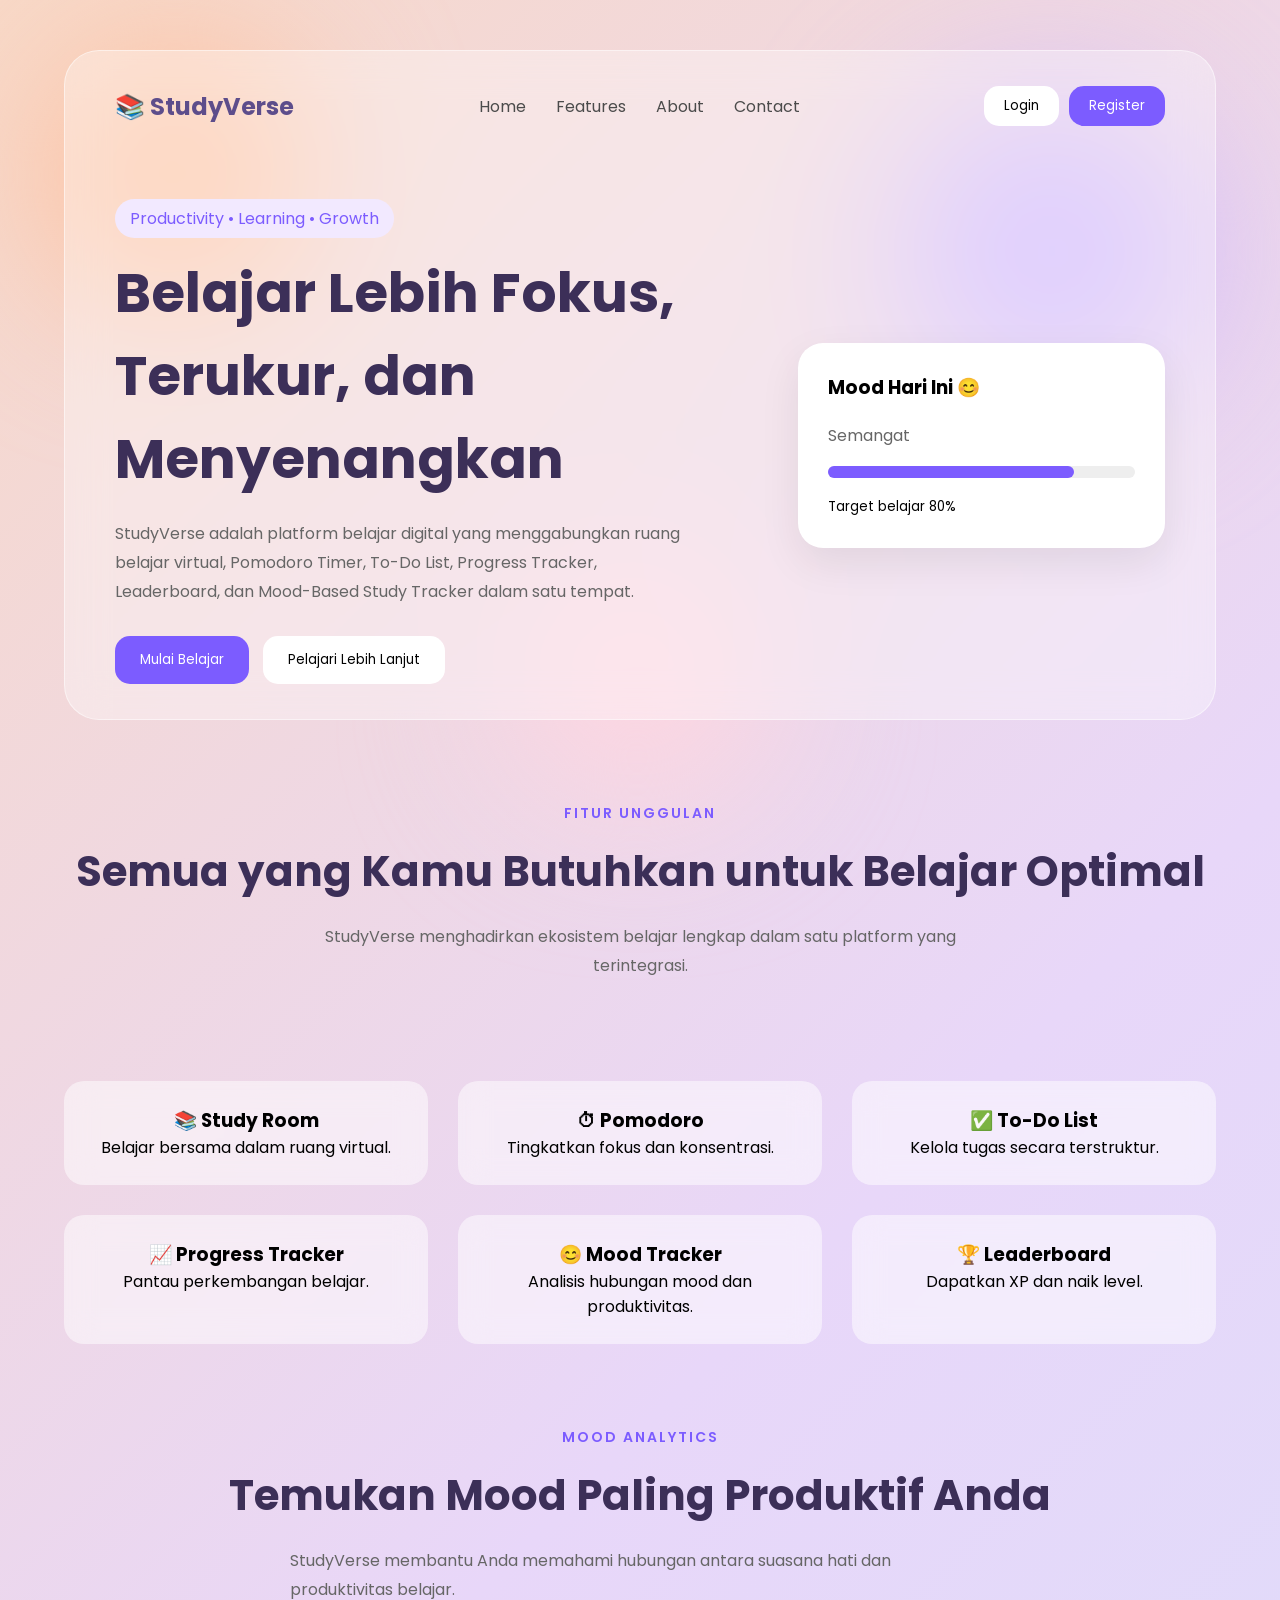
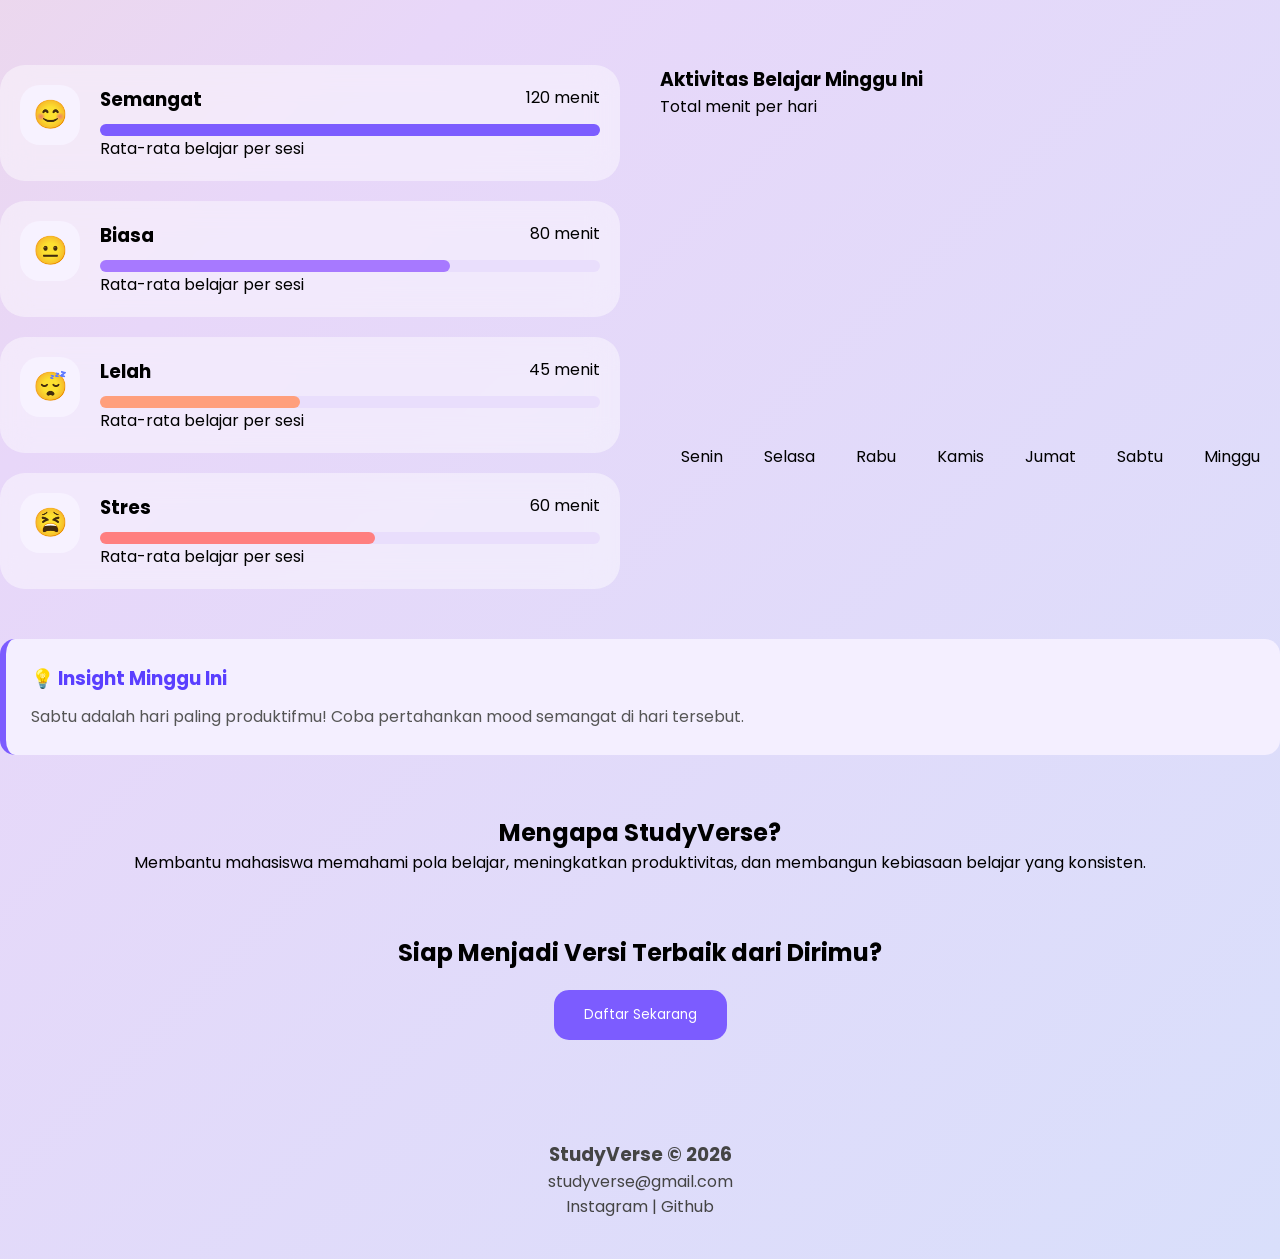
<file: project-StudyVerse/index.html>
<!DOCTYPE html>
<html lang="id">
<head>
<meta charset="UTF-8">
<meta name="viewport" content="width=device-width, initial-scale=1.0">

<title>StudyVerse</title>

<link rel="stylesheet" href="assets/css/style.css">

<link rel="preconnect" href="https://fonts.googleapis.com">
<link href="https://fonts.googleapis.com/css2?family=Poppins:wght@300;400;500;600;700&display=swap" rel="stylesheet">
</head>

<body>

<div class="background-circle circle-1"></div>
<div class="background-circle circle-2"></div>
<div class="background-circle circle-3"></div>

<div class="container">

    <nav class="navbar">

        <div class="logo">
            📚 StudyVerse
        </div>

        <ul>
            <li><a href="#">Home</a></li>
            <li><a href="#features">Features</a></li>
            <li><a href="#about">About</a></li>
            <li><a href="#contact">Contact</a></li>
        </ul>

        <div class="nav-btn">

            <a href="pages/login.html">
                <button class="login-btn">
                    Login
                </button>
            </a>

            <a href="pages/register.html">
                <button class="register-btn">
                    Register
                </button>
            </a>

        </div>

    </nav>

    <section class="hero">

        <div class="hero-content">

            <span class="tag">
                Productivity • Learning • Growth
            </span>

            <h1>
                Belajar Lebih Fokus,
                Terukur, dan
                Menyenangkan
            </h1>

            <p>
                StudyVerse adalah platform belajar digital yang
                menggabungkan ruang belajar virtual,
                Pomodoro Timer, To-Do List,
                Progress Tracker, Leaderboard,
                dan Mood-Based Study Tracker
                dalam satu tempat.
            </p>

            <div class="hero-buttons">

                <button class="primary-btn">
                    Mulai Belajar
                </button>

                <button class="secondary-btn">
                    Pelajari Lebih Lanjut
                </button>

            </div>

        </div>

        <div class="hero-image">

            <div class="study-card">

                <h3>Mood Hari Ini 😊</h3>

                <p>Semangat</p>

                <div class="progress-bar">
                    <div class="progress"></div>
                </div>

                <small>Target belajar 80%</small>

            </div>

        </div>

    </section>

</div>

<section class="features" id="features">

    <span class="section-tag">
        FITUR UNGGULAN
    </span>

    <h2 class="section-title">
        Semua yang Kamu Butuhkan
        untuk Belajar Optimal
    </h2>

    <p class="section-description">
        StudyVerse menghadirkan ekosistem belajar lengkap
        dalam satu platform yang terintegrasi.
    </p>

    <div class="feature-grid">

        <!-- cards -->

    </div>

    <div class="feature-grid">

        <div class="card">
            <h3>📚 Study Room</h3>
            <p>Belajar bersama dalam ruang virtual.</p>
        </div>

        <div class="card">
            <h3>⏱ Pomodoro</h3>
            <p>Tingkatkan fokus dan konsentrasi.</p>
        </div>

        <div class="card">
            <h3>✅ To-Do List</h3>
            <p>Kelola tugas secara terstruktur.</p>
        </div>

        <div class="card">
            <h3>📈 Progress Tracker</h3>
            <p>Pantau perkembangan belajar.</p>
        </div>

        <div class="card">
            <h3>😊 Mood Tracker</h3>
            <p>Analisis hubungan mood dan produktivitas.</p>
        </div>

        <div class="card">
            <h3>🏆 Leaderboard</h3>
            <p>Dapatkan XP dan naik level.</p>
        </div>

    </div>

</section>

<section class="analytics-wrapper">

    <div style="text-align:center;">
        <span class="section-tag">
            MOOD ANALYTICS
        </span>
    </div>

    <h2 class="section-title">
        Temukan Mood Paling Produktif Anda
    </h2>

    <p class="section-description">
        StudyVerse membantu Anda memahami hubungan antara suasana hati dan produktivitas belajar.
    </p>

    <div class="analytics-container">

        <!-- LEFT -->
        <div class="mood-column">

            <div class="mood-row">
                <div class="mood-icon">😊</div>

                <div class="mood-content">
                    <div class="mood-header">
                        <h3>Semangat</h3>
                        <span>120 menit</span>
                    </div>

                    <div class="bar-bg">
                        <div class="bar-fill semangat"></div>
                    </div>

                    <p>Rata-rata belajar per sesi</p>
                </div>
            </div>

            <div class="mood-row">
                <div class="mood-icon">😐</div>

                <div class="mood-content">
                    <div class="mood-header">
                        <h3>Biasa</h3>
                        <span>80 menit</span>
                    </div>

                    <div class="bar-bg">
                        <div class="bar-fill biasa"></div>
                    </div>

                    <p>Rata-rata belajar per sesi</p>
                </div>
            </div>

            <div class="mood-row">
                <div class="mood-icon">😴</div>

                <div class="mood-content">
                    <div class="mood-header">
                        <h3>Lelah</h3>
                        <span>45 menit</span>
                    </div>

                    <div class="bar-bg">
                        <div class="bar-fill lelah"></div>
                    </div>

                    <p>Rata-rata belajar per sesi</p>
                </div>
            </div>

            <div class="mood-row">
                <div class="mood-icon">😫</div>

                <div class="mood-content">
                    <div class="mood-header">
                        <h3>Stres</h3>
                        <span>60 menit</span>
                    </div>

                    <div class="bar-bg">
                        <div class="bar-fill stres"></div>
                    </div>

                    <p>Rata-rata belajar per sesi</p>
                </div>
            </div>

        </div>

        <!-- RIGHT -->
        <div class="chart-panel">

            <h3>Aktivitas Belajar Minggu Ini</h3>
            <p>Total menit per hari</p>

            <div class="chart">

                <div class="chart-bar h120"><span>Senin</span></div>
                <div class="chart-bar h90"><span>Selasa</span></div>
                <div class="chart-bar h150"><span>Rabu</span></div>
                <div class="chart-bar h70"><span>Kamis</span></div>
                <div class="chart-bar h130"><span>Jumat</span></div>
                <div class="chart-bar h170 active"><span>Sabtu</span></div>
                <div class="chart-bar h60"><span>Minggu</span></div>

            </div>

        </div>

    </div>

</section>

<div class="insight-card">

    <h3>💡 Insight Minggu Ini</h3>

    <p>
        Sabtu adalah hari paling produktifmu!
        Coba pertahankan mood semangat
        di hari tersebut.
    </p>

</div>

<section class="about" id="about">

    <h2>Mengapa StudyVerse?</h2>

    <p>
        Membantu mahasiswa memahami pola belajar,
        meningkatkan produktivitas,
        dan membangun kebiasaan belajar yang konsisten.
    </p>

</section>

<section class="cta">

    <h2>Siap Menjadi Versi Terbaik dari Dirimu?</h2>

    <button>
        Daftar Sekarang
    </button>

</section>

<footer id="contact">

    <h3>StudyVerse © 2026</h3>

    <p>studyverse@gmail.com</p>

    <p>Instagram | Github</p>

</footer>

</body>
</html>
</file>
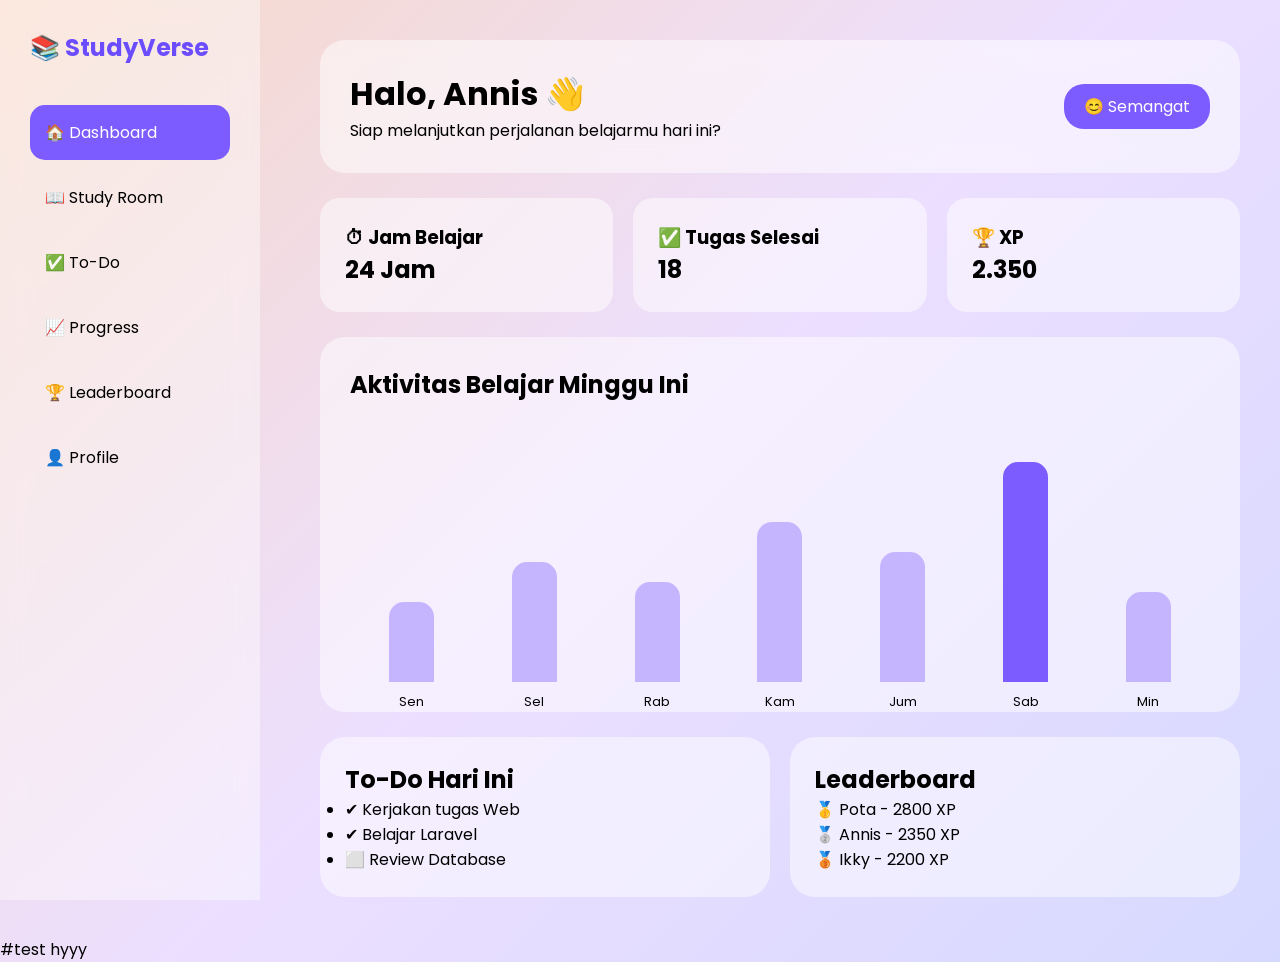
<file: project-StudyVerse/pages/dashboard.html>
<!DOCTYPE html>
<html lang="id">
<head>
<meta charset="UTF-8">
<meta name="viewport" content="width=device-width, initial-scale=1.0">

<title>Dashboard - StudyVerse</title>

<link rel="stylesheet" href="../assets/css/dashboard.css">

<link href="https://fonts.googleapis.com/css2?family=Poppins:wght@300;400;500;600;700&display=swap" rel="stylesheet">
</head>

<body>

<div class="dashboard-container">

    <aside class="sidebar">

        <h2>📚 StudyVerse</h2>

        <ul>

            <li class="active">🏠 Dashboard</li>

            <li>📖 Study Room</li>

            <li>✅ To-Do</li>

            <li>📈 Progress</li>

            <li>🏆 Leaderboard</li>

            <li>👤 Profile</li>

        </ul>

    </aside>

    <main class="content">

        <div class="welcome-card">

            <div>

                <h1>Halo, Annis 👋</h1>

                <p>
                    Siap melanjutkan perjalanan belajarmu hari ini?
                </p>

            </div>

            <div class="mood-badge">

                😊 Semangat

            </div>

        </div>

        <div class="stats-grid">

            <div class="stat-card">

                <h3>⏱ Jam Belajar</h3>

                <h2>24 Jam</h2>

            </div>

            <div class="stat-card">

                <h3>✅ Tugas Selesai</h3>

                <h2>18</h2>

            </div>

            <div class="stat-card">

                <h3>🏆 XP</h3>

                <h2>2.350</h2>

            </div>

        </div>

        <div class="activity-card">

            <h2>Aktivitas Belajar Minggu Ini</h2>

            <div class="bars">

                <div class="bar" style="height:80px">
                    <span>Sen</span>
                </div>

                <div class="bar" style="height:120px">
                    <span>Sel</span>
                </div>

                <div class="bar" style="height:100px">
                    <span>Rab</span>
                </div>

                <div class="bar" style="height:160px">
                    <span>Kam</span>
                </div>

                <div class="bar" style="height:130px">
                    <span>Jum</span>
                </div>

                <div class="bar active" style="height:220px">
                    <span>Sab</span>
                </div>

                <div class="bar" style="height:90px">
                    <span>Min</span>
                </div>

            </div>

        </div>

        <div class="bottom-grid">

            <div class="todo-card">

                <h2>To-Do Hari Ini</h2>

                <ul>

                    <li>✔ Kerjakan tugas Web</li>

                    <li>✔ Belajar Laravel</li>

                    <li>⬜ Review Database</li>

                </ul>

            </div>

            <div class="leader-card">

                <h2>Leaderboard</h2>

                <p>🥇 Pota - 2800 XP</p>
                <p>🥈 Annis - 2350 XP</p>
                <p>🥉 Ikky - 2200 XP</p>

            </div>

        </div>

    </main>
   
</div>

</body>
</html>
#test hyyy
</file>
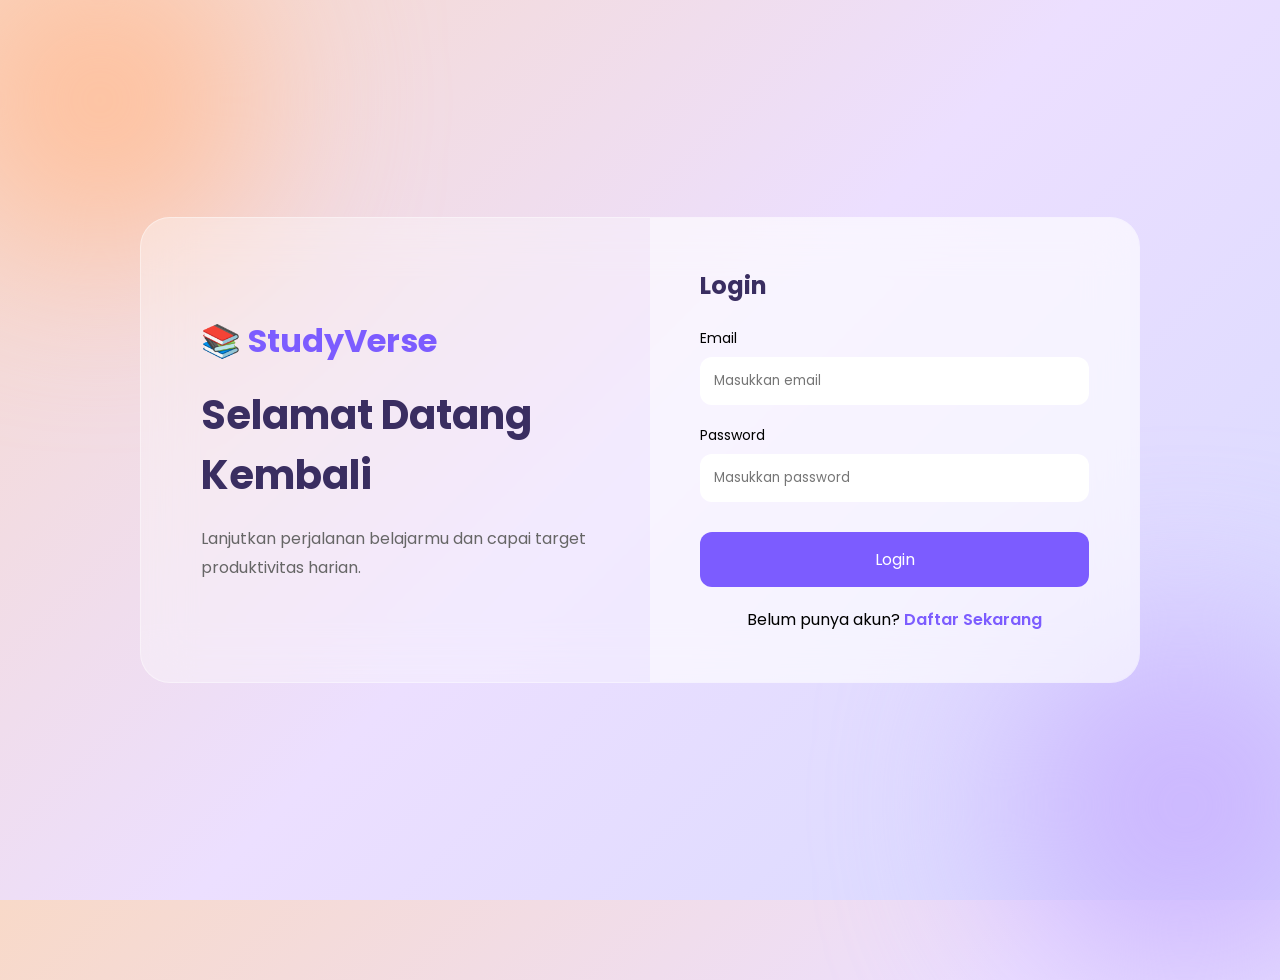
<file: project-StudyVerse/pages/login.html>
<!DOCTYPE html>
<html lang="id">
<head>
<meta charset="UTF-8">
<meta name="viewport" content="width=device-width, initial-scale=1.0">

<title>Login - StudyVerse</title>

<link rel="stylesheet" href="../assets/css/auth.css">

<link href="https://fonts.googleapis.com/css2?family=Poppins:wght@300;400;500;600;700&display=swap" rel="stylesheet">
</head>

<body>

<div class="bg-circle circle1"></div>
<div class="bg-circle circle2"></div>

<div class="auth-container">

    <div class="auth-left">

        <h1>📚 StudyVerse</h1>

        <h2>
            Selamat Datang Kembali
        </h2>

        <p>
            Lanjutkan perjalanan belajarmu dan capai target produktivitas harian.
        </p>

    </div>

    <div class="auth-right">

        <h2>Login</h2>

        <form>

            <div class="input-group">
                <label>Email</label>
                <input type="email" placeholder="Masukkan email">
            </div>

            <div class="input-group">
                <label>Password</label>
                <input type="password" placeholder="Masukkan password">
            </div>

            <button type="submit" class="btn-primary">
                Login
            </button>

        </form>

        <p class="auth-link">
            Belum punya akun?
            <a href="register.html">Daftar Sekarang</a>
        </p>

    </div>

</div>

</body>
</html>
</file>
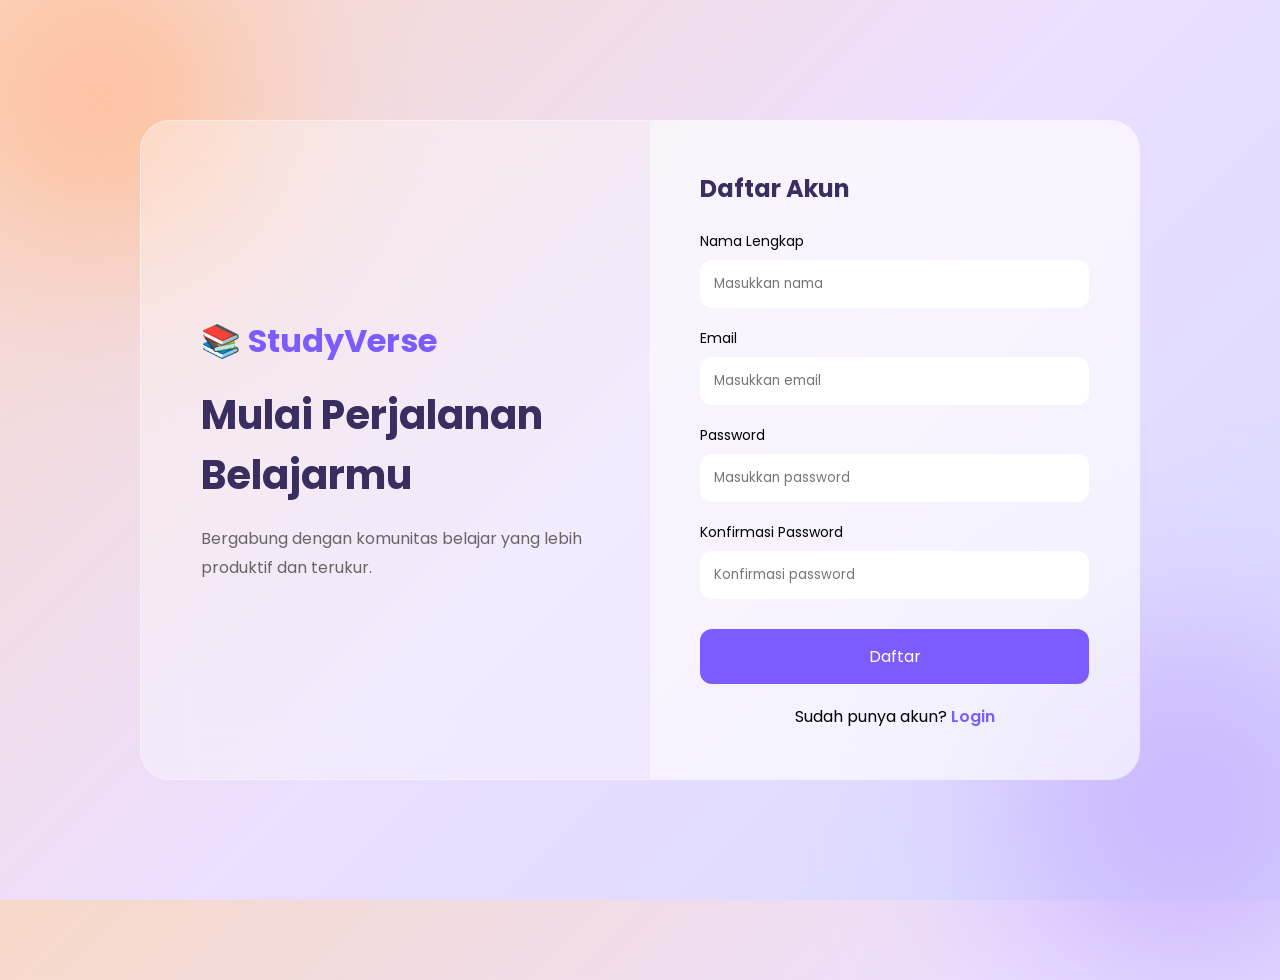
<file: project-StudyVerse/pages/register.html>
<!DOCTYPE html>
<html lang="id">
<head>
<meta charset="UTF-8">
<meta name="viewport" content="width=device-width, initial-scale=1.0">

<title>Register - StudyVerse</title>

<link rel="stylesheet" href="../assets/css/auth.css">

<link href="https://fonts.googleapis.com/css2?family=Poppins:wght@300;400;500;600;700&display=swap" rel="stylesheet">
</head>

<body>

<div class="bg-circle circle1"></div>
<div class="bg-circle circle2"></div>

<div class="auth-container">

    <div class="auth-left">

        <h1>📚 StudyVerse</h1>

        <h2>
            Mulai Perjalanan Belajarmu
        </h2>

        <p>
            Bergabung dengan komunitas belajar yang lebih produktif dan terukur.
        </p>

    </div>

    <div class="auth-right">

        <h2>Daftar Akun</h2>

        <form>

            <div class="input-group">
                <label>Nama Lengkap</label>
                <input type="text" placeholder="Masukkan nama">
            </div>

            <div class="input-group">
                <label>Email</label>
                <input type="email" placeholder="Masukkan email">
            </div>

            <div class="input-group">
                <label>Password</label>
                <input type="password" placeholder="Masukkan password">
            </div>

            <div class="input-group">
                <label>Konfirmasi Password</label>
                <input type="password" placeholder="Konfirmasi password">
            </div>

            <button type="submit" class="btn-primary">
                Daftar
            </button>

        </form>

        <p class="auth-link">
            Sudah punya akun?
            <a href="login.html">Login</a>
        </p>

    </div>

</div>

</body>
</html>
</file>
<file: project-StudyVerse/assets/css/style.css>
*{
    margin:0;
    padding:0;
    box-sizing:border-box;
    font-family:'Poppins',sans-serif;
}

body{
    background:linear-gradient(
    135deg,
    #f8d9c8,
    #e8d7f9,
    #d9dffb
    );
    min-height:100vh;
    overflow-x:hidden;
}

.background-circle{
    position:fixed;
    border-radius:50%;
    filter:blur(80px);
    z-index:-1;
}

.circle-1{
    width:250px;
    height:250px;
    background:#ffbe98;
    top:50px;
    left:50px;
}

.circle-2{
    width:300px;
    height:300px;
    background:#cdb4ff;
    right:80px;
    top:100px;
}

.circle-3{
    width:250px;
    height:250px;
    background:#ffd6e0;
    bottom:100px;
    left:40%;
}

.container{
    width:90%;
    max-width:1200px;
    margin:50px auto;
    background:rgba(255,255,255,.35);
    backdrop-filter:blur(20px);
    border-radius:35px;
    padding:35px 50px;
    border:1px solid rgba(255,255,255,.5);
}

.navbar{
    display:flex;
    justify-content:space-between;
    align-items:center;
}

.logo{
    font-size:24px;
    font-weight:700;
    color:#5d4d8b;
}

.navbar ul{
    display:flex;
    gap:30px;
    list-style:none;
}

.navbar a{
    text-decoration:none;
    color:#4b4b4b;
}

.nav-btn{
    display:flex;
    gap:10px;
}

.login-btn,
.register-btn{
    border:none;
    border-radius:15px;
    padding:10px 20px;
    cursor:pointer;
}

.login-btn{
    background:white;
}

.register-btn{
    background:#7c5cff;
    color:white;
}

.hero{
    display:flex;
    justify-content:space-between;
    align-items:center;
    margin-top:80px;
}

.hero-content{
    width:55%;
}

.tag{
    background:#f2e9ff;
    color:#7c5cff;
    padding:8px 15px;
    border-radius:20px;
}

.hero h1{
    font-size:55px;
    margin-top:20px;
    color:#3c2f58;
}

.hero p{
    margin-top:20px;
    line-height:1.8;
    color:#666;
}

.hero-buttons{
    margin-top:30px;
}

.primary-btn{
    background:#7c5cff;
    color:white;
    border:none;
    border-radius:15px;
    padding:14px 25px;
}

.secondary-btn{
    background:white;
    border:none;
    border-radius:15px;
    padding:14px 25px;
    margin-left:10px;
}

.hero-image{
    width:35%;
}

.study-card{
    background:white;
    border-radius:25px;
    padding:30px;
    box-shadow:0 15px 40px rgba(0,0,0,.08);
}

.progress-bar{
    width:100%;
    height:12px;
    background:#eee;
    border-radius:10px;
    margin:15px 0;
}

.progress{
    width:80%;
    height:100%;
    background:#7c5cff;
    border-radius:10px;
}

.features,
.about,
.cta{
    width:90%;
    max-width:1200px;
    margin:60px auto;
}

.feature-grid{
    display:grid;
    grid-template-columns:repeat(3, 1fr);
    gap:30px;
    margin-top:50px;
}

.card{
    background:rgba(255,255,255,.5);
    backdrop-filter:blur(15px);
    border-radius:20px;
    padding:25px;
}

.about{
    text-align:center;
}

.cta{
    text-align:center;
}

.cta button{
    margin-top:20px;
    background:#7c5cff;
    color:white;
    border:none;
    padding:15px 30px;
    border-radius:15px;
}

footer{
    text-align:center;
    padding:40px;
    color:#444;
}

.features{
    width:90%;
    max-width:1200px;
    margin:80px auto;
    text-align:center;
}

.section-tag{
    color:#7c5cff;
    font-weight:600;
    letter-spacing:2px;
    font-size:14px;
}

.section-title{
    text-align:center;
    margin-top:15px;
    font-size:42px;
    color:#3c2f58;
}

.section-description{
    max-width:700px;
    margin:20px auto 50px;
    color:#666;
    line-height:1.8;
}

.analytics-section{
    width:90%;
    max-width:1200px;
    margin:100px auto;
    text-align:center;
}

.chart-card{
    background:rgba(255,255,255,.55);
    backdrop-filter:blur(15px);
    border-radius:25px;
    padding:40px;
    margin-top:30px;
}

.chart{
    height:350px;
    display:flex;
    justify-content:space-around;
    align-items:flex-end;
}

.bar{
    width:55px;
    background:#c9b6ff;
    border-radius:12px 12px 0 0;
    position:relative;
}

.bar.active{
    background:#7c5cff;
}

.bar span{
    position:absolute;
    top:-25px;
    left:50%;
    transform:translateX(-50%);
    font-size:13px;
}

.bar label{
    position:absolute;
    bottom:-35px;
    left:50%;
    transform:translateX(-50%);
    font-size:13px;
}

.insight-card{
    margin-top:30px;
    background:#f4efff;
    border-left:6px solid #7c5cff;
    padding:25px;
    border-radius:15px;
    text-align:left;
}

.insight-card h3{
    color:#5a3fff;
    margin-bottom:10px;
}

.insight-card p{
    color:#555;
    line-height:1.7;
}

.analytics-container{
    display:grid;
    grid-template-columns:1fr 1fr;
    gap:40px;
    margin-top:60px;
}

.mood-row{
    display:flex;
    gap:20px;
    padding:20px;
    background:rgba(255,255,255,.45);
    backdrop-filter:blur(15px);
    border-radius:25px;
    margin-bottom:20px;
}

.mood-icon{
    width:60px;
    height:60px;
    border-radius:20px;
    background:#f7f2ff;
    display:flex;
    justify-content:center;
    align-items:center;
    font-size:28px;
}

.mood-content{
    flex:1;
}

.mood-header{
    display:flex;
    justify-content:space-between;
    margin-bottom:10px;
}

.bar-bg{
    width:100%;
    height:12px;
    background:#e9defc;
    border-radius:20px;
}

.bar-fill{
    height:100%;
    border-radius:20px;
}

.semangat{
    width:100%;
    background:#7c5cff;
}

.biasa{
    width:70%;
    background:#a779ff;
}

.lelah{
    width:40%;
    background:#ff9f7c;
}

.stres{
    width:55%;
    background:#ff7f7f;
}
</file>
<file: project-StudyVerse/assets/css/dashboard.css>
*{
margin:0;
padding:0;
box-sizing:border-box;
font-family:'Poppins',sans-serif;
}

body{
background:linear-gradient(
135deg,
#f8d9c8,
#ecdfff,
#d6d9ff
);
min-height:100vh;
}

.dashboard-container{
display:flex;
}

.sidebar{
width:260px;
height:100vh;

background:rgba(255,255,255,.4);

backdrop-filter:blur(15px);

padding:30px;

position:fixed;
}

.sidebar h2{
color:#6b4dff;
margin-bottom:40px;
}

.sidebar ul{
list-style:none;
}

.sidebar li{
padding:15px;
border-radius:15px;
margin-bottom:10px;
cursor:pointer;
}

.sidebar li.active{
background:#7c5cff;
color:white;
}

.content{
margin-left:280px;
padding:40px;
width:100%;
}

.welcome-card{
background:rgba(255,255,255,.5);

backdrop-filter:blur(15px);

padding:30px;

border-radius:25px;

display:flex;
justify-content:space-between;
align-items:center;
}

.mood-badge{
background:#7c5cff;
color:white;
padding:10px 20px;
border-radius:20px;
}

.stats-grid{
display:grid;
grid-template-columns:repeat(3,1fr);
gap:20px;
margin-top:25px;
}

.stat-card{
background:rgba(255,255,255,.5);

padding:25px;

border-radius:20px;
}

.activity-card{
background:rgba(255,255,255,.5);

padding:30px;

border-radius:25px;

margin-top:25px;
}

.bars{
height:250px;

display:flex;

align-items:flex-end;

justify-content:space-around;

margin-top:30px;
}

.bar{
width:45px;

background:#c5b5ff;

border-radius:15px 15px 0 0;

position:relative;
}

.bar.active{
background:#7c5cff;
}

.bar span{
position:absolute;
bottom:-30px;
left:50%;
transform:translateX(-50%);
font-size:13px;
}

.bottom-grid{
display:grid;
grid-template-columns:1fr 1fr;
gap:20px;
margin-top:25px;
}

.todo-card,
.leader-card{
background:rgba(255,255,255,.5);

padding:25px;

border-radius:25px;
}
</file>
<file: project-StudyVerse/assets/css/auth.css>
*{
    margin:0;
    padding:0;
    box-sizing:border-box;
    font-family:'Poppins',sans-serif;
}

body{
    min-height:100vh;

    background:linear-gradient(
        135deg,
        #f8d9c8,
        #ecdfff,
        #d6d9ff
    );

    display:flex;
    justify-content:center;
    align-items:center;

    overflow:hidden;
}

.bg-circle{
    position:absolute;
    border-radius:50%;
    filter:blur(90px);
}

.circle1{
    width:300px;
    height:300px;
    background:#ffbe98;
    left:-50px;
    top:-50px;
}

.circle2{
    width:350px;
    height:350px;
    background:#cbb5ff;
    right:-80px;
    bottom:-80px;
}

.auth-container{
    width:1000px;
    max-width:90%;

    display:flex;

    background:rgba(255,255,255,.35);

    backdrop-filter:blur(25px);

    border-radius:30px;

    overflow:hidden;

    border:1px solid rgba(255,255,255,.4);
}

.auth-left{
    flex:1;

    padding:60px;

    display:flex;
    flex-direction:column;
    justify-content:center;
}

.auth-left h1{
    color:#7c5cff;
    margin-bottom:20px;
}

.auth-left h2{
    font-size:40px;
    color:#3a2e61;
}

.auth-left p{
    margin-top:20px;
    color:#666;
    line-height:1.8;
}

.auth-right{
    flex:1;

    background:rgba(255,255,255,.45);

    padding:50px;
}

.auth-right h2{
    margin-bottom:25px;
    color:#3a2e61;
}

.input-group{
    margin-bottom:20px;
}

.input-group label{
    display:block;
    margin-bottom:8px;
    font-size:14px;
}

.input-group input{
    width:100%;

    padding:14px;

    border:none;

    border-radius:12px;

    background:white;
}

.btn-primary{
    width:100%;

    padding:15px;

    border:none;

    border-radius:12px;

    background:#7c5cff;

    color:white;

    font-size:16px;

    cursor:pointer;

    margin-top:10px;
}

.auth-link{
    text-align:center;
    margin-top:20px;
}

.auth-link a{
    color:#7c5cff;
    text-decoration:none;
    font-weight:600;
}
</file>
